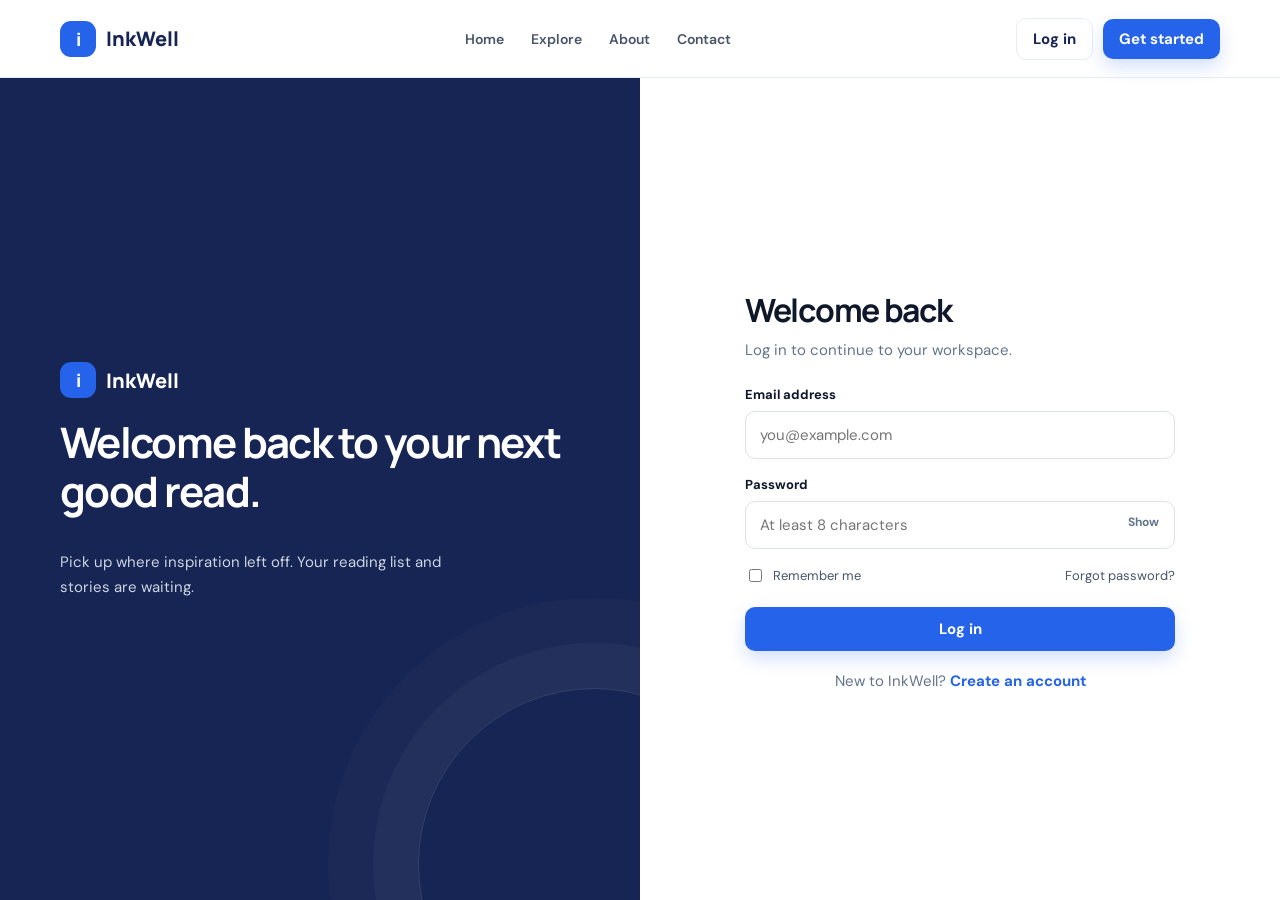
<file: create-blog.html>
<!doctype html><html lang="en"><head><meta charset="utf-8"><meta name="viewport" content="width=device-width,initial-scale=1"><title>Write a story — InkWell</title><link rel="preconnect" href="https://fonts.googleapis.com"><link href="https://fonts.googleapis.com/css2?family=DM+Sans:wght@400;500;600;700&family=Manrope:wght@400;500;600;700;800&display=swap" rel="stylesheet"><link rel="stylesheet" href="css/style.css"></head><body><div id="app"></div><script src="js/app.js"></script><script src="js/blogs.js"></script></body></html>
</file>
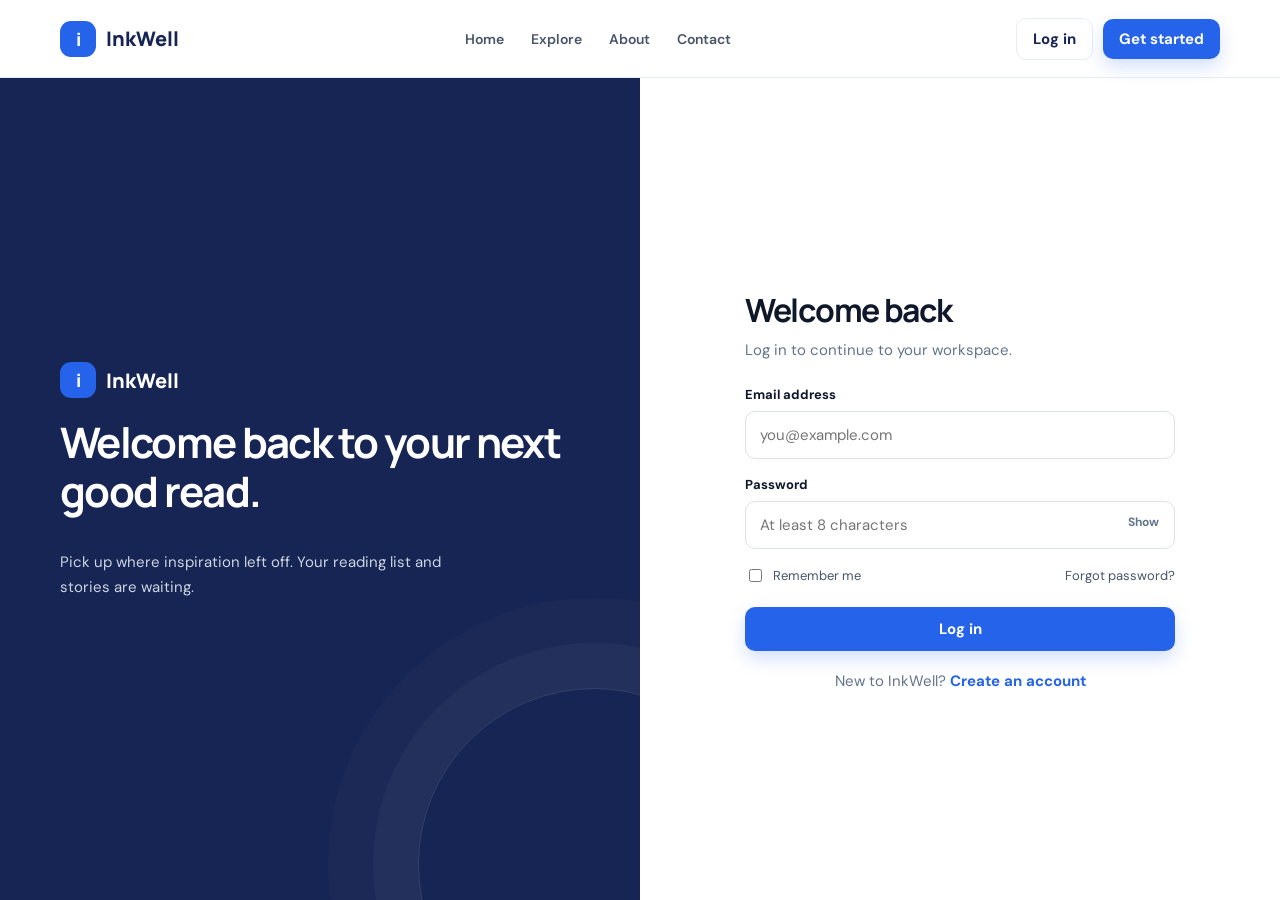
<file: dashboard.html>
<!doctype html><html lang="en"><head><meta charset="utf-8"><meta name="viewport" content="width=device-width,initial-scale=1"><title>Your workspace — InkWell</title><link rel="preconnect" href="https://fonts.googleapis.com"><link href="https://fonts.googleapis.com/css2?family=DM+Sans:wght@400;500;600;700&family=Manrope:wght@400;500;600;700;800&display=swap" rel="stylesheet"><link rel="stylesheet" href="css/style.css"></head><body><div id="app"></div><script src="js/app.js"></script><script src="js/dashboard.js"></script></body></html>
</file>
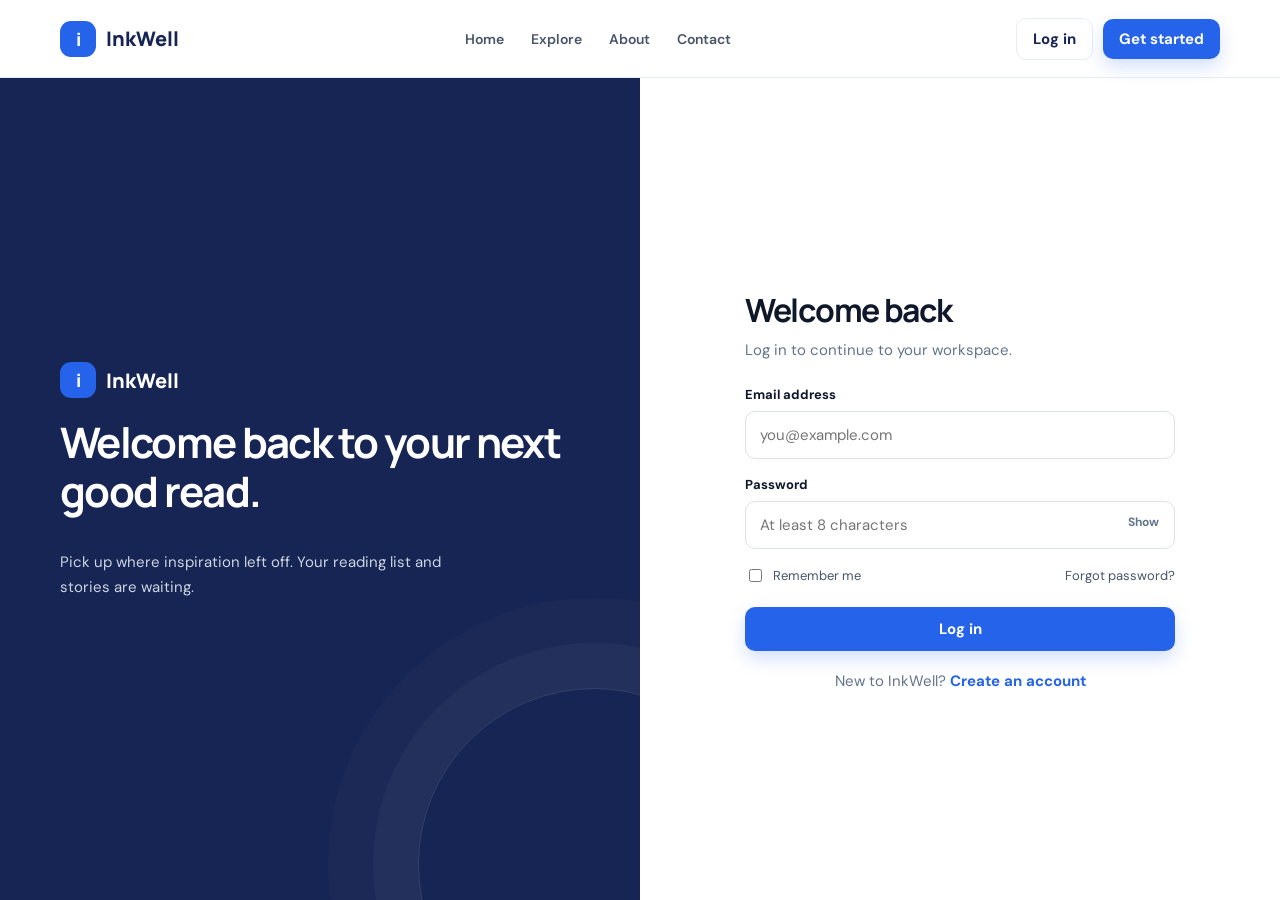
<file: login.html>
<!doctype html><html lang="en"><head><meta charset="utf-8"><meta name="viewport" content="width=device-width,initial-scale=1"><title>Log in — InkWell</title><link rel="preconnect" href="https://fonts.googleapis.com"><link href="https://fonts.googleapis.com/css2?family=DM+Sans:wght@400;500;600;700&family=Manrope:wght@400;500;600;700;800&display=swap" rel="stylesheet"><link rel="stylesheet" href="css/style.css"></head><body><div id="app"></div><script src="js/app.js"></script><script src="js/auth.js"></script></body></html>
</file>
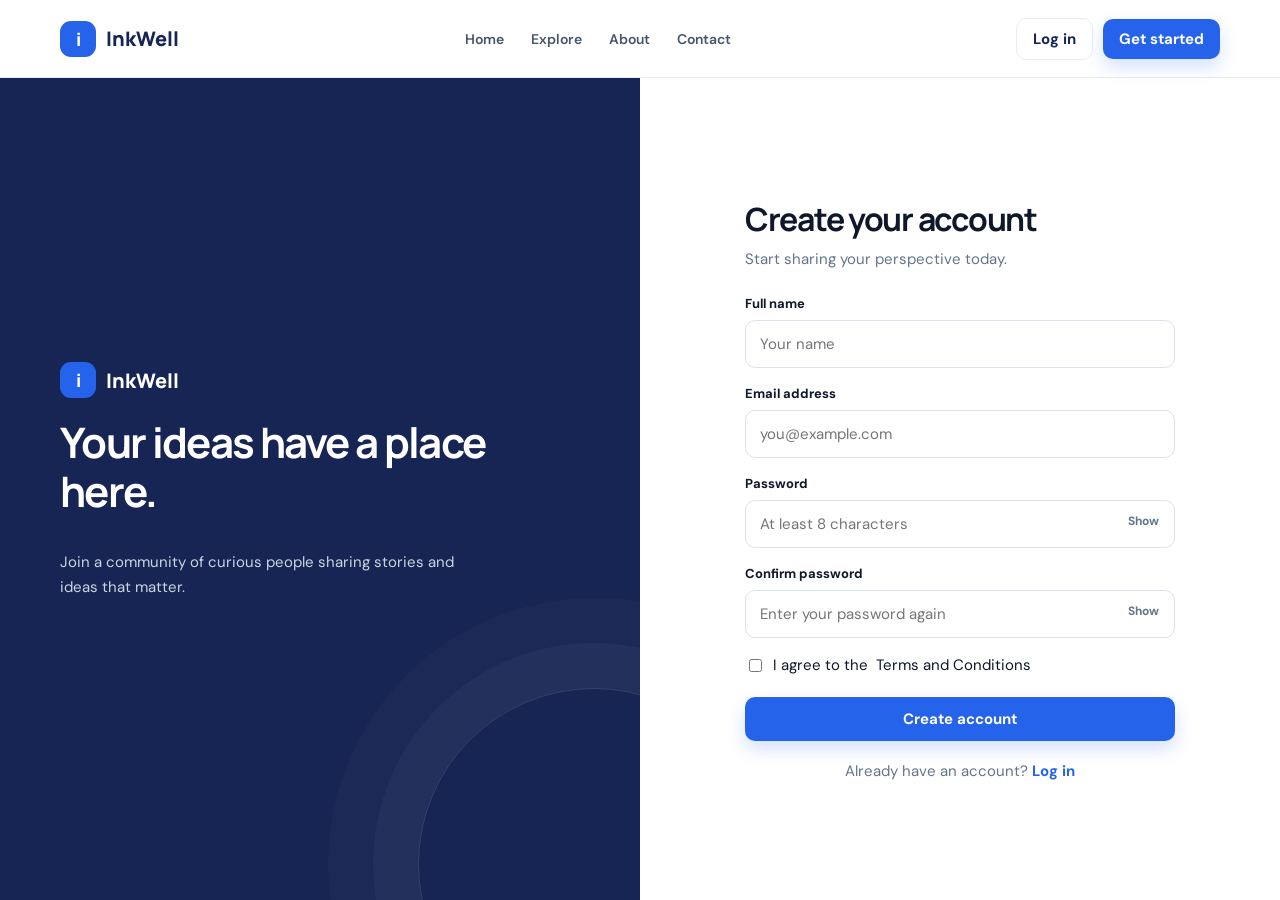
<file: register.html>
<!doctype html><html lang="en"><head><meta charset="utf-8"><meta name="viewport" content="width=device-width,initial-scale=1"><title>Create an account — InkWell</title><link rel="preconnect" href="https://fonts.googleapis.com"><link href="https://fonts.googleapis.com/css2?family=DM+Sans:wght@400;500;600;700&family=Manrope:wght@400;500;600;700;800&display=swap" rel="stylesheet"><link rel="stylesheet" href="css/style.css"></head><body><div id="app"></div><script src="js/app.js"></script><script src="js/auth.js"></script></body></html>
</file>
<file: css/style.css>
:root{--navy:#172554;--blue:#2563eb;--ink:#0f172a;--muted:#64748b;--line:#e8edf4;--paper:#f8fafc;--white:#fff;--mint:#e8f5f0;--radius:18px;--shadow:0 14px 42px rgba(15,23,42,.07)}*{box-sizing:border-box}html{scroll-behavior:smooth}body{margin:0;background:var(--paper);color:var(--ink);font:15px 'DM Sans',sans-serif}h1,h2,h3,h4{font-family:Manrope,sans-serif;letter-spacing:-.04em;margin-top:0}a{color:inherit;text-decoration:none}button,input,textarea,select{font:inherit}button,.button{cursor:pointer;border:0;border-radius:10px;padding:12px 18px;font-weight:700;transition:.2s}button:hover,.button:hover{transform:translateY(-2px)}.primary{background:var(--blue);color:white;box-shadow:0 8px 18px #2563eb32}.outline{background:white;color:var(--navy);border:1px solid var(--line)}.text-button{background:transparent;color:var(--blue);padding:8px}.container{width:min(1160px,calc(100% - 44px));margin:auto}.nav{height:78px;display:flex;align-items:center;background:#fff;border-bottom:1px solid var(--line)}.nav-inner{display:flex;align-items:center;justify-content:space-between}.brand{display:flex;align-items:center;gap:10px;font:800 20px Manrope;color:var(--navy)}.brand-mark{width:36px;height:36px;border-radius:11px;background:var(--blue);color:white;display:grid;place-items:center;font-size:18px}.nav-links,.nav-actions{display:flex;align-items:center;gap:27px}.nav-links a{color:#475569;font-size:14px;font-weight:600}.nav-links a:hover{color:var(--blue)}.nav-actions{gap:10px}.nav-actions .button{padding:10px 16px}.menu-toggle{display:none;background:transparent;color:var(--navy);font-size:23px;padding:5px}.hero{padding:84px 0 58px;background:linear-gradient(110deg,#eff6ff,#f8fafc 54%,#eff6ff)}.hero-grid{display:grid;grid-template-columns:1fr .9fr;gap:55px;align-items:center}.eyebrow{display:inline-flex;align-items:center;gap:8px;color:var(--blue);font-weight:700;font-size:12px;letter-spacing:.09em;text-transform:uppercase}.eyebrow:before{content:'';width:20px;height:2px;background:currentColor}.hero h1{font-size:clamp(42px,5vw,62px);line-height:1.06;margin:18px 0}.hero h1 em{color:var(--blue);font-style:normal}.hero p{font-size:17px;line-height:1.7;color:var(--muted);max-width:520px}.search-box{margin-top:28px;background:white;border:1px solid var(--line);border-radius:13px;display:flex;align-items:center;padding:7px;box-shadow:var(--shadow);max-width:520px}.search-box input{border:0;outline:0;flex:1;padding:12px;background:transparent;min-width:0}.hero-art{height:360px;border-radius:24px;overflow:hidden;position:relative;background:#dbeafe}.hero-art img{width:100%;height:100%;object-fit:cover}.hero-note{position:absolute;bottom:20px;left:20px;background:#ffffffed;padding:15px 18px;border-radius:13px;box-shadow:var(--shadow);font-weight:700}.hero-note small{display:block;color:var(--muted);font-weight:500;margin-top:4px}.section{padding:68px 0}.section-head{display:flex;justify-content:space-between;align-items:end;margin-bottom:28px}.section-head h2{font-size:32px;margin:8px 0 0}.section-head p{color:var(--muted);margin:7px 0 0}.category-row{display:flex;gap:10px;flex-wrap:wrap;margin-bottom:26px}.chip{border:1px solid var(--line);background:white;padding:9px 15px;border-radius:30px;color:#475569;font-weight:600;font-size:13px;cursor:pointer}.chip.active,.chip:hover{background:var(--navy);border-color:var(--navy);color:white}.grid{display:grid;grid-template-columns:repeat(3,1fr);gap:22px}.post-card{background:white;border:1px solid var(--line);border-radius:var(--radius);overflow:hidden;transition:.25s;box-shadow:0 3px 12px #0f172a05}.post-card:hover{transform:translateY(-5px);box-shadow:var(--shadow)}.post-image{height:205px;display:block;object-fit:cover;width:100%;background:#dbeafe}.post-content{padding:21px}.post-category{color:var(--blue);font-size:11px;font-weight:800;letter-spacing:.08em;text-transform:uppercase}.post-card h3{font-size:20px;line-height:1.35;margin:9px 0}.post-card p{color:var(--muted);line-height:1.6;margin:0 0 18px}.post-meta{display:flex;align-items:center;justify-content:space-between;color:var(--muted);font-size:12px}.author{display:flex;align-items:center;gap:8px;font-weight:600;color:#334155}.avatar{width:29px;height:29px;border-radius:50%;display:grid;place-items:center;background:#e0e7ff;color:#3730a3;font-size:11px;font-weight:800}.read-link{display:inline-block;margin-top:16px;color:var(--blue);font-size:13px;font-weight:700}.newsletter{background:var(--navy);color:white;padding:54px;border-radius:22px;display:flex;align-items:center;justify-content:space-between;gap:25px}.newsletter h2{font-size:30px;margin:0 0 9px}.newsletter p{color:#cbd5e1;margin:0}.newsletter form{display:flex;gap:8px;max-width:440px;width:100%}.newsletter input{min-width:0;flex:1;border:0;border-radius:9px;padding:13px}.newsletter button{background:#60a5fa;color:white}.footer{padding:45px 0;margin-top:65px;border-top:1px solid var(--line);color:var(--muted)}.footer-inner{display:flex;justify-content:space-between;gap:20px}.footer-links{display:flex;gap:20px}.auth-layout{min-height:calc(100vh - 78px);display:grid;grid-template-columns:1fr 1fr;background:white}.auth-aside{background:var(--navy);color:white;padding:70px max(45px,calc((100vw - 1160px)/2));display:flex;flex-direction:column;justify-content:center;position:relative;overflow:hidden}.auth-aside:after{content:'';position:absolute;width:350px;height:350px;border:1px solid #ffffff20;border-radius:50%;right:-130px;bottom:-140px;box-shadow:0 0 0 45px #ffffff08,0 0 0 90px #ffffff05}.auth-aside h1{font-size:42px;line-height:1.15;margin:20px 0}.auth-aside p{color:#cbd5e1;line-height:1.7;max-width:420px}.auth-main{display:grid;place-items:center;padding:50px 30px}.form-card{width:min(430px,100%)}.form-card h2{font-size:32px;margin-bottom:8px}.form-card>p{color:var(--muted);margin:0 0 26px}.field{display:block;margin:17px 0}.field span{display:block;font-weight:700;font-size:13px;margin-bottom:8px}.field input,.field textarea,.field select{width:100%;padding:13px 14px;border:1px solid #dbe2ec;border-radius:10px;background:white;outline:none;color:var(--ink)}.field input:focus,.field textarea:focus,.field select:focus{border-color:var(--blue);box-shadow:0 0 0 3px #2563eb18}.password-wrap{position:relative}.password-wrap input{padding-right:65px}.show-pass{position:absolute;right:8px;top:7px;padding:6px 8px;background:transparent;color:var(--muted);font-size:12px}.form-options{display:flex;justify-content:space-between;align-items:center;font-size:13px;color:#475569}.checkline{display:flex;align-items:center;gap:8px}.form-submit{width:100%;margin-top:22px}.form-message{padding:11px 13px;border-radius:9px;background:#fee2e2;color:#991b1b;font-size:13px;margin:13px 0}.form-message.success{background:#dcfce7;color:#166534}.form-bottom{text-align:center;color:var(--muted);margin-top:20px}.form-bottom a{color:var(--blue);font-weight:700}.dashboard-wrap{padding:38px 0 70px}.dash-head{display:flex;justify-content:space-between;align-items:center;margin-bottom:27px}.dash-head h1{font-size:30px;margin-bottom:5px}.dash-head p{margin:0;color:var(--muted)}.stat-grid{display:grid;grid-template-columns:repeat(3,1fr);gap:17px;margin-bottom:28px}.stat{background:white;border:1px solid var(--line);padding:22px;border-radius:15px}.stat label{color:var(--muted);font-weight:600;font-size:13px}.stat strong{display:block;font:800 30px Manrope;margin-top:9px}.table-wrap{background:white;border:1px solid var(--line);border-radius:16px;overflow:auto}.table-title{padding:20px 22px;display:flex;justify-content:space-between;align-items:center}.table-title h2{margin:0;font-size:19px}.table{width:100%;border-collapse:collapse;min-width:650px}.table th,.table td{text-align:left;padding:15px 22px;border-top:1px solid var(--line);font-size:13px}.table th{color:var(--muted);font-weight:600;background:#fbfcfe}.status{padding:5px 9px;border-radius:30px;font-size:11px;font-weight:700;background:#dcfce7;color:#166534}.status.draft{background:#fef3c7;color:#92400e}.row-actions{display:flex;gap:5px}.row-actions button{padding:6px 8px;background:transparent;color:var(--blue);font-size:12px}.row-actions .delete{color:#dc2626}.empty-state{text-align:center;padding:44px 20px;color:var(--muted)}.editor{max-width:900px;margin:42px auto 80px;background:white;border:1px solid var(--line);border-radius:20px;padding:35px;box-shadow:var(--shadow)}.editor h1{font-size:31px;margin-bottom:6px}.editor>p{color:var(--muted);margin-top:0}.editor-grid{display:grid;grid-template-columns:1fr 1fr;gap:0 20px}.wide{grid-column:1/-1}.field textarea{min-height:115px;resize:vertical;line-height:1.6}.field .content-area{min-height:300px}.image-preview{height:200px;border-radius:12px;background:#f1f5f9;margin-top:12px;overflow:hidden;display:grid;place-items:center;color:var(--muted);font-size:13px}.image-preview img{width:100%;height:100%;object-fit:cover}.editor-actions{display:flex;justify-content:space-between;gap:10px;margin-top:18px}.editor-actions div{display:flex;gap:10px}.modal-backdrop{position:fixed;inset:0;background:#0f172a99;z-index:5;display:grid;place-items:center;padding:20px}.modal{background:white;width:min(740px,100%);max-height:90vh;overflow:auto;border-radius:20px}.modal img{width:100%;height:290px;object-fit:cover}.modal-body{padding:28px}.modal-body h2{font-size:30px;margin:8px 0}.modal-body .full-copy{white-space:pre-wrap;line-height:1.8;color:#475569;margin-top:22px}.modal-close{float:right;background:#f1f5f9;padding:8px 12px}.toast{position:fixed;right:22px;bottom:22px;background:var(--navy);color:white;padding:14px 18px;border-radius:11px;box-shadow:var(--shadow);z-index:10}.hidden{display:none!important}
@media(max-width:800px){.nav-links{display:none;position:absolute;z-index:4;left:0;right:0;top:77px;background:white;padding:20px 24px;border-bottom:1px solid var(--line);flex-direction:column;align-items:flex-start;gap:20px}.nav-links.open{display:flex}.menu-toggle{display:block}.hero-grid{grid-template-columns:1fr;gap:30px}.hero{padding:60px 0 40px}.hero-art{height:280px}.grid{grid-template-columns:repeat(2,1fr)}.auth-layout{grid-template-columns:1fr}.auth-aside{display:none}.stat-grid{gap:10px}.stat{padding:16px}.newsletter{padding:35px;align-items:flex-start;flex-direction:column}.editor{padding:26px;margin:28px auto 60px}}
@media(max-width:560px){.container{width:min(100% - 30px,1160px)}.nav{height:68px}.nav-links{top:67px}.brand{font-size:18px}.nav-actions .outline{display:none}.nav-actions .button{padding:9px 12px;font-size:13px}.hero{padding-top:48px}.hero h1{font-size:42px}.hero p{font-size:15px}.search-box button{padding:11px}.section{padding:48px 0}.section-head{align-items:flex-start;flex-direction:column;gap:8px}.section-head h2{font-size:27px}.grid{grid-template-columns:1fr}.post-image{height:220px}.newsletter{padding:27px 22px}.newsletter h2{font-size:25px}.newsletter form{flex-direction:column}.footer-inner{flex-direction:column}.footer-links{flex-wrap:wrap}.auth-main{padding:38px 22px}.stat-grid{grid-template-columns:1fr}.stat{display:flex;align-items:center;justify-content:space-between}.stat strong{margin:0}.dash-head{align-items:flex-start;gap:15px;flex-direction:column}.dash-head h1{font-size:26px}.editor{padding:21px 17px}.editor-grid{grid-template-columns:1fr}.wide{grid-column:auto}.editor-actions{flex-direction:column-reverse}.editor-actions>div{justify-content:flex-end}.modal img{height:200px}.modal-body{padding:21px}.modal-body h2{font-size:24px}}
</file>
